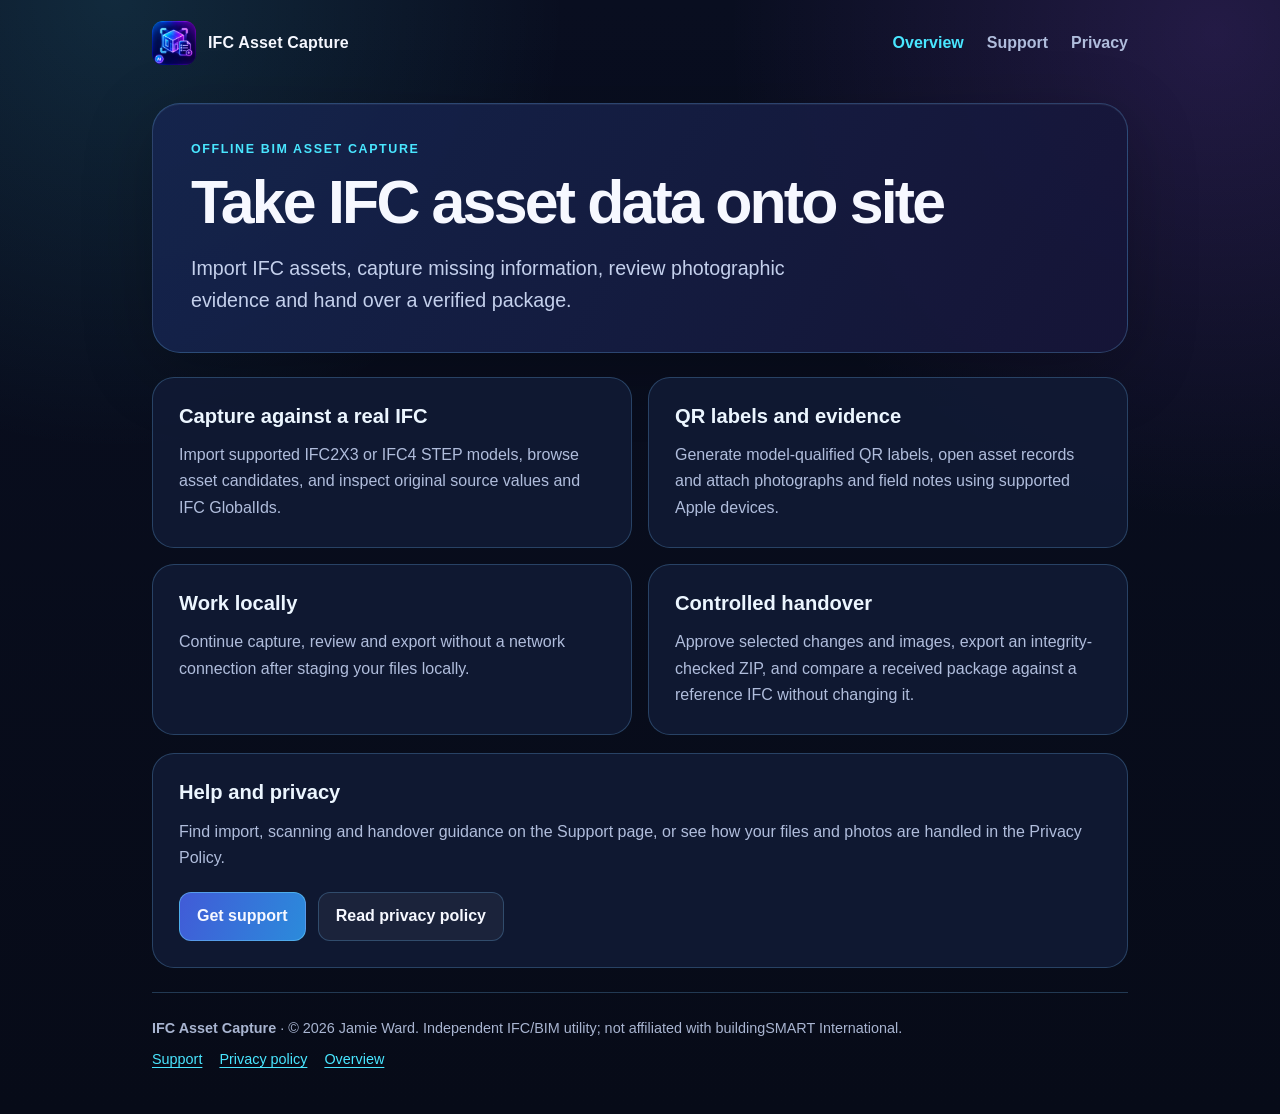
<file: docs/index.html>
<!doctype html>
<html lang="en-GB">
<head>
<meta charset="utf-8">
<meta name="viewport" content="width=device-width, initial-scale=1, viewport-fit=cover">
<meta name="theme-color" content="#070b18">
<meta name="description" content="Offline IFC asset data collection, QR labels and reviewed photo evidence for Apple devices.">
<title>Overview | IFC Asset Capture</title>
<link rel="icon" type="image/png" href="assets/app-icon.png">
<link rel="stylesheet" href="styles.css">
</head>
<body>
<a class="skip" href="#content">Skip to content</a>
<div class="wrap">
<nav aria-label="Main navigation"><a class="brand" href="index.html"><img src="assets/app-icon.png" width="44" height="44" alt=""><span>IFC Asset Capture</span></a><div class="links"><a href="index.html" aria-current="page">Overview</a><a href="support.html">Support</a><a href="privacy.html">Privacy</a></div></nav>
<main id="content">
<header class="hero"><div class="eyebrow">Offline BIM asset capture</div><h1>Take IFC asset data onto site</h1><p class="lead">Import IFC assets, capture missing information, review photographic evidence and hand over a verified package.</p></header>
<section class="grid" aria-label="Core capabilities">
<article class="card"><h2>Capture against a real IFC</h2><p class="muted">Import supported IFC2X3 or IFC4 STEP models, browse asset candidates, and inspect original source values and IFC GlobalIds.</p></article>
<article class="card"><h2>QR labels and evidence</h2><p class="muted">Generate model-qualified QR labels, open asset records and attach photographs and field notes using supported Apple devices.</p></article>
<article class="card"><h2>Work locally</h2><p class="muted">Continue capture, review and export without a network connection after staging your files locally.</p></article>
<article class="card"><h2>Controlled handover</h2><p class="muted">Approve selected changes and images, export an integrity-checked ZIP, and compare a received package against a reference IFC without changing it.</p></article>
</section>
<section class="card"><h2>Help and privacy</h2><p class="muted">Find import, scanning and handover guidance on the Support page, or see how your files and photos are handled in the Privacy Policy.</p><div class="actionbar"><a class="btn primary" href="support.html">Get support</a><a class="btn" href="privacy.html">Read privacy policy</a></div></section>
</main>
<footer><strong>IFC Asset Capture</strong> · © 2026 Jamie Ward. Independent IFC/BIM utility; not affiliated with buildingSMART International.<div class="footlinks"><a href="support.html">Support</a><a href="privacy.html">Privacy policy</a><a href="index.html">Overview</a></div></footer>
</div>
</body>
</html>
</file>
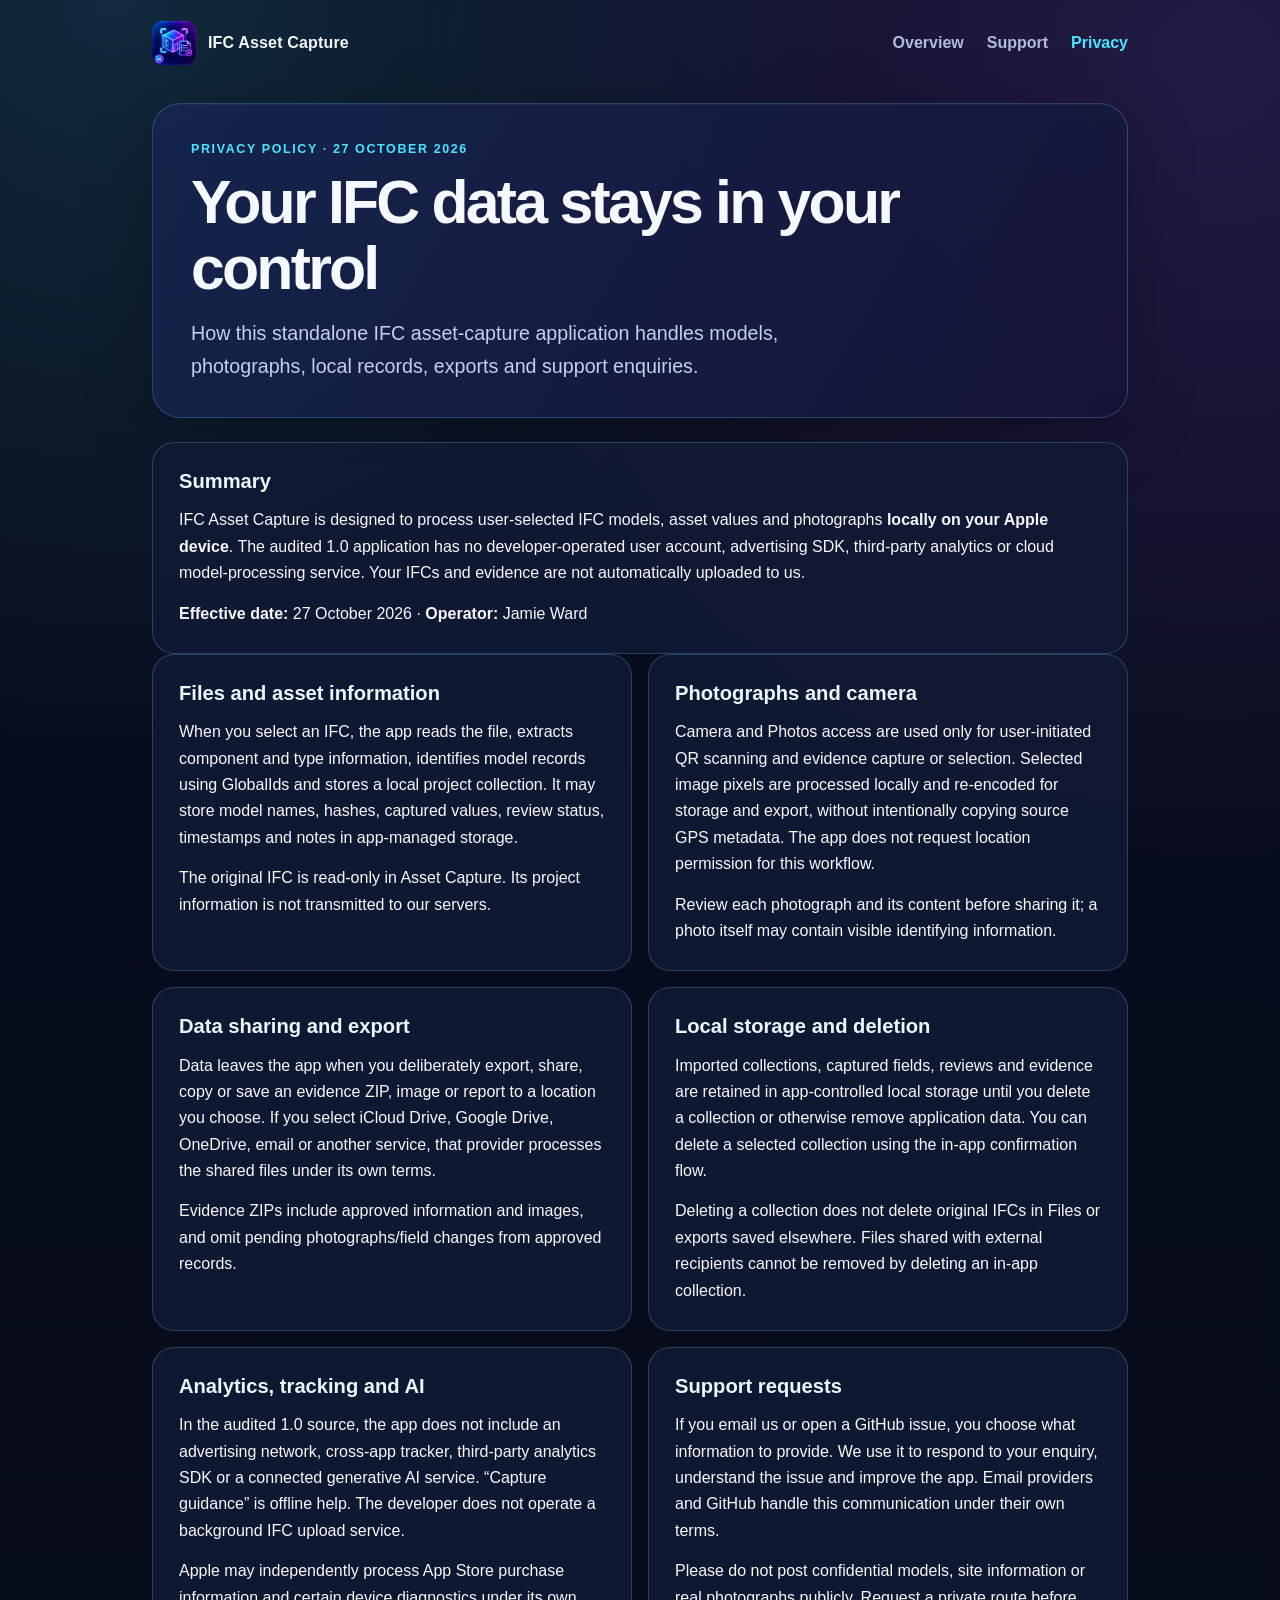
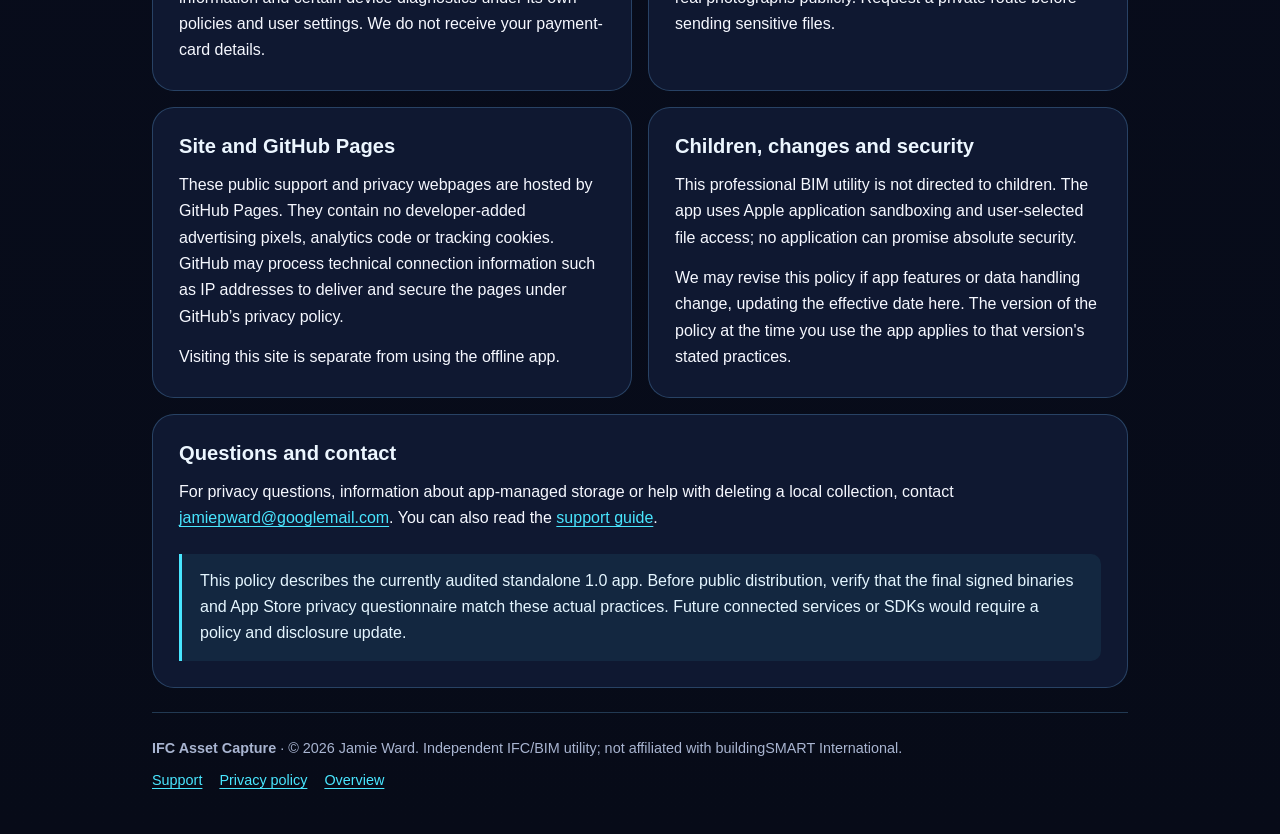
<file: docs/privacy.html>
<!doctype html>
<html lang="en-GB">
<head>
<meta charset="utf-8">
<meta name="viewport" content="width=device-width, initial-scale=1, viewport-fit=cover">
<meta name="theme-color" content="#070b18">
<meta name="description" content="Privacy policy for IFC Asset Capture on iPhone, iPad and Mac: local IFC models, QR and photo evidence.">
<title>Privacy Policy | IFC Asset Capture</title>
<link rel="icon" type="image/png" href="assets/app-icon.png">
<link rel="stylesheet" href="styles.css">
</head>
<body>
<a class="skip" href="#content">Skip to content</a>
<div class="wrap">
<nav aria-label="Main navigation"><a class="brand" href="index.html"><img src="assets/app-icon.png" width="44" height="44" alt=""><span>IFC Asset Capture</span></a><div class="links"><a href="index.html">Overview</a><a href="support.html">Support</a><a href="privacy.html" aria-current="page">Privacy</a></div></nav>
<main id="content">
<header class="hero"><div class="eyebrow">Privacy Policy · 27 October 2026</div><h1>Your IFC data stays in your control</h1><p class="lead">How this standalone IFC asset-capture application handles models, photographs, local records, exports and support enquiries.</p></header>
<section class="card"><h2>Summary</h2><p>IFC Asset Capture is designed to process user-selected IFC models, asset values and photographs <strong>locally on your Apple device</strong>. The audited 1.0 application has no developer-operated user account, advertising SDK, third-party analytics or cloud model-processing service. Your IFCs and evidence are not automatically uploaded to us.</p><p><strong>Effective date:</strong> 27 October 2026 · <strong>Operator:</strong> Jamie Ward</p></section>
<section class="grid">
<article class="card"><h2>Files and asset information</h2><p>When you select an IFC, the app reads the file, extracts component and type information, identifies model records using GlobalIds and stores a local project collection. It may store model names, hashes, captured values, review status, timestamps and notes in app-managed storage.</p><p>The original IFC is read-only in Asset Capture. Its project information is not transmitted to our servers.</p></article>
<article class="card"><h2>Photographs and camera</h2><p>Camera and Photos access are used only for user-initiated QR scanning and evidence capture or selection. Selected image pixels are processed locally and re-encoded for storage and export, without intentionally copying source GPS metadata. The app does not request location permission for this workflow.</p><p>Review each photograph and its content before sharing it; a photo itself may contain visible identifying information.</p></article>
<article class="card"><h2>Data sharing and export</h2><p>Data leaves the app when you deliberately export, share, copy or save an evidence ZIP, image or report to a location you choose. If you select iCloud Drive, Google Drive, OneDrive, email or another service, that provider processes the shared files under its own terms.</p><p>Evidence ZIPs include approved information and images, and omit pending photographs/field changes from approved records.</p></article>
<article class="card"><h2>Local storage and deletion</h2><p>Imported collections, captured fields, reviews and evidence are retained in app-controlled local storage until you delete a collection or otherwise remove application data. You can delete a selected collection using the in-app confirmation flow.</p><p>Deleting a collection does not delete original IFCs in Files or exports saved elsewhere. Files shared with external recipients cannot be removed by deleting an in-app collection.</p></article>
<article class="card"><h2>Analytics, tracking and AI</h2><p>In the audited 1.0 source, the app does not include an advertising network, cross-app tracker, third-party analytics SDK or a connected generative AI service. “Capture guidance” is offline help. The developer does not operate a background IFC upload service.</p><p>Apple may independently process App Store purchase information and certain device diagnostics under its own policies and user settings. We do not receive your payment-card details.</p></article>
<article class="card"><h2>Support requests</h2><p>If you email us or open a GitHub issue, you choose what information to provide. We use it to respond to your enquiry, understand the issue and improve the app. Email providers and GitHub handle this communication under their own terms.</p><p>Please do not post confidential models, site information or real photographs publicly. Request a private route before sending sensitive files.</p></article>
<article class="card"><h2>Site and GitHub Pages</h2><p>These public support and privacy webpages are hosted by GitHub Pages. They contain no developer-added advertising pixels, analytics code or tracking cookies. GitHub may process technical connection information such as IP addresses to deliver and secure the pages under GitHub’s privacy policy.</p><p>Visiting this site is separate from using the offline app.</p></article>
<article class="card"><h2>Children, changes and security</h2><p>This professional BIM utility is not directed to children. The app uses Apple application sandboxing and user-selected file access; no application can promise absolute security.</p><p>We may revise this policy if app features or data handling change, updating the effective date here. The version of the policy at the time you use the app applies to that version's stated practices.</p></article>
<article class="card wide"><h2>Questions and contact</h2><p>For privacy questions, information about app-managed storage or help with deleting a local collection, contact <a href="mailto:jamiepward@googlemail.com?subject=IFC%20Asset%20Capture%20Privacy">jamiepward@googlemail.com</a>. You can also read the <a href="support.html">support guide</a>.</p><div class="notice">This policy describes the currently audited standalone 1.0 app. Before public distribution, verify that the final signed binaries and App Store privacy questionnaire match these actual practices. Future connected services or SDKs would require a policy and disclosure update.</div></article>
</section>
</main>
<footer><strong>IFC Asset Capture</strong> · © 2026 Jamie Ward. Independent IFC/BIM utility; not affiliated with buildingSMART International.<div class="footlinks"><a href="support.html">Support</a><a href="privacy.html">Privacy policy</a><a href="index.html">Overview</a></div></footer>
</div>
</body>
</html>
</file>
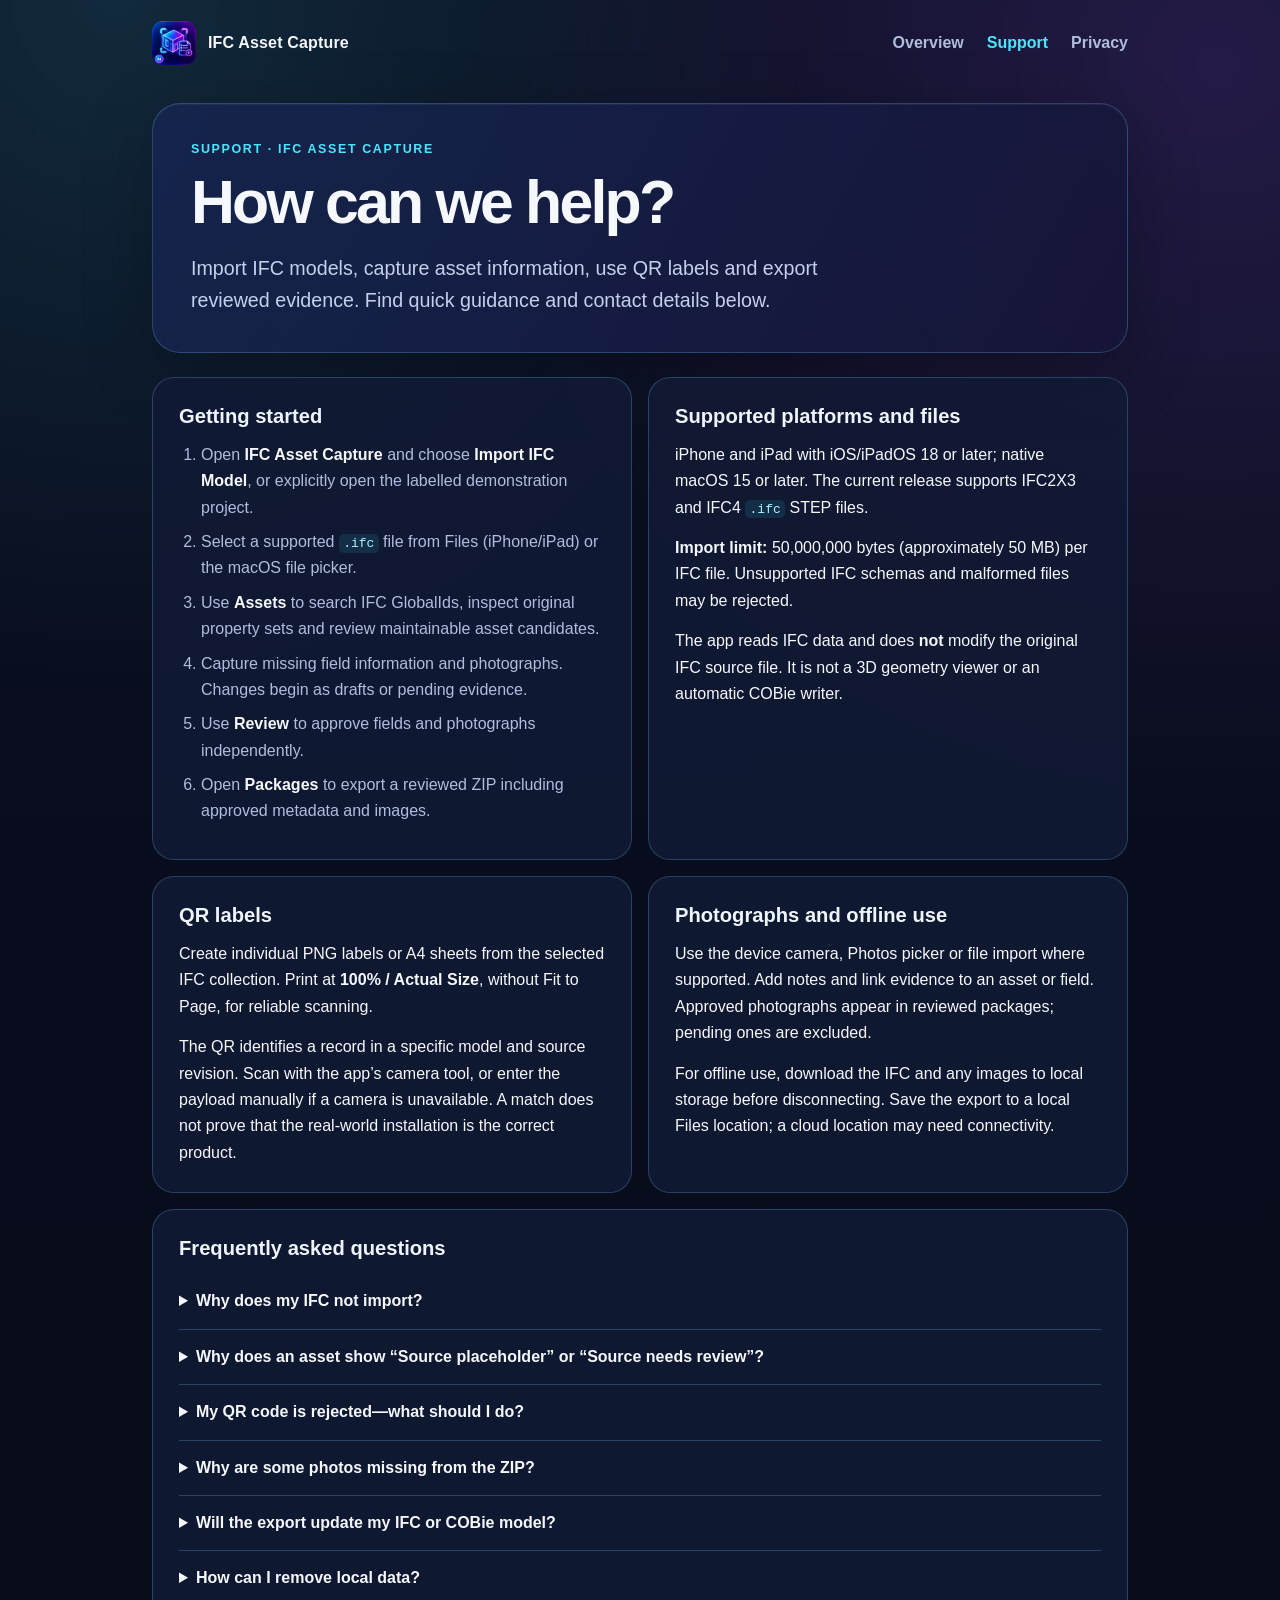
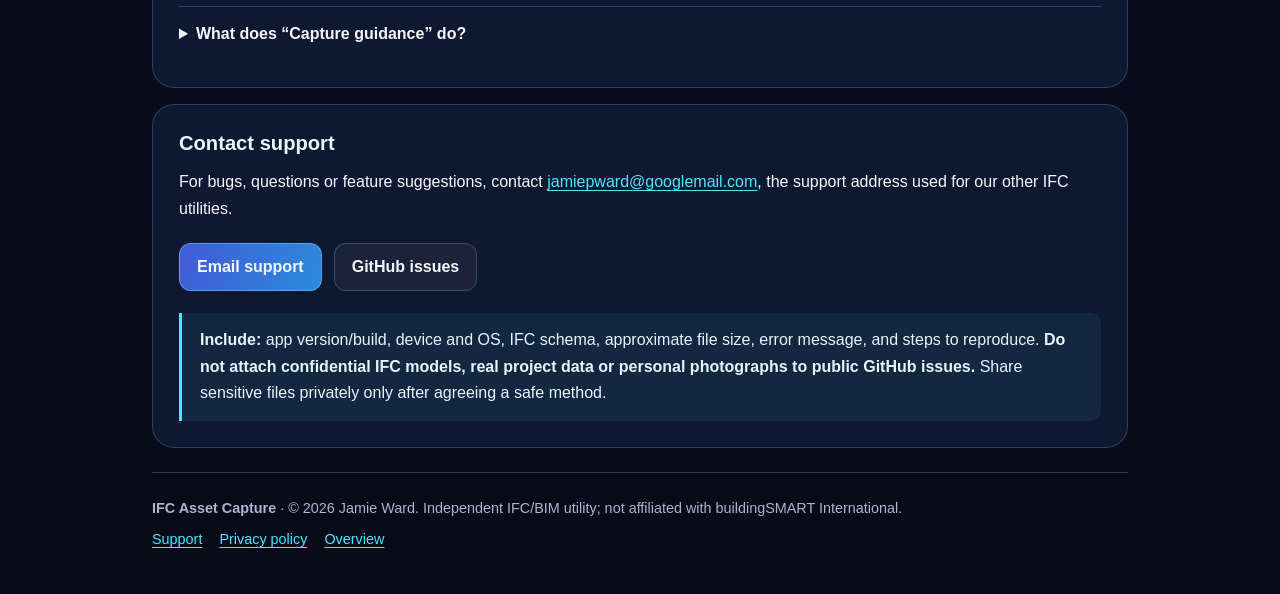
<file: docs/support.html>
<!doctype html>
<html lang="en-GB">
<head>
<meta charset="utf-8">
<meta name="viewport" content="width=device-width, initial-scale=1, viewport-fit=cover">
<meta name="theme-color" content="#070b18">
<meta name="description" content="Help and troubleshooting for IFC Asset Capture on iPhone, iPad and Mac.">
<title>Support | IFC Asset Capture</title>
<link rel="icon" type="image/png" href="assets/app-icon.png">
<link rel="stylesheet" href="styles.css">
</head>
<body>
<a class="skip" href="#content">Skip to content</a>
<div class="wrap">
<nav aria-label="Main navigation"><a class="brand" href="index.html"><img src="assets/app-icon.png" width="44" height="44" alt=""><span>IFC Asset Capture</span></a><div class="links"><a href="index.html">Overview</a><a href="support.html" aria-current="page">Support</a><a href="privacy.html">Privacy</a></div></nav>
<main id="content">
<header class="hero"><div class="eyebrow">Support · IFC Asset Capture</div><h1>How can we help?</h1><p class="lead">Import IFC models, capture asset information, use QR labels and export reviewed evidence. Find quick guidance and contact details below.</p></header>
<section class="grid" aria-label="Support content">
<article class="card"><h2>Getting started</h2><ol><li>Open <strong>IFC Asset Capture</strong> and choose <strong>Import IFC Model</strong>, or explicitly open the labelled demonstration project.</li><li>Select a supported <code>.ifc</code> file from Files (iPhone/iPad) or the macOS file picker.</li><li>Use <strong>Assets</strong> to search IFC GlobalIds, inspect original property sets and review maintainable asset candidates.</li><li>Capture missing field information and photographs. Changes begin as drafts or pending evidence.</li><li>Use <strong>Review</strong> to approve fields and photographs independently.</li><li>Open <strong>Packages</strong> to export a reviewed ZIP including approved metadata and images.</li></ol></article>
<article class="card"><h2>Supported platforms and files</h2><p>iPhone and iPad with iOS/iPadOS 18 or later; native macOS 15 or later. The current release supports IFC2X3 and IFC4 <code>.ifc</code> STEP files.</p><p><strong>Import limit:</strong> 50,000,000 bytes (approximately 50 MB) per IFC file. Unsupported IFC schemas and malformed files may be rejected.</p><p>The app reads IFC data and does <strong>not</strong> modify the original IFC source file. It is not a 3D geometry viewer or an automatic COBie writer.</p></article>
<article class="card"><h2>QR labels</h2><p>Create individual PNG labels or A4 sheets from the selected IFC collection. Print at <strong>100% / Actual Size</strong>, without Fit to Page, for reliable scanning.</p><p>The QR identifies a record in a specific model and source revision. Scan with the app’s camera tool, or enter the payload manually if a camera is unavailable. A match does not prove that the real-world installation is the correct product.</p></article>
<article class="card"><h2>Photographs and offline use</h2><p>Use the device camera, Photos picker or file import where supported. Add notes and link evidence to an asset or field. Approved photographs appear in reviewed packages; pending ones are excluded.</p><p>For offline use, download the IFC and any images to local storage before disconnecting. Save the export to a local Files location; a cloud location may need connectivity.</p></article>
<article class="card wide details"><h2>Frequently asked questions</h2>
<details><summary>Why does my IFC not import?</summary><p>Check the <code>.ifc</code> extension, supported IFC2X3/IFC4 schema, completed local download and 50,000,000-byte limit. Try another valid export if the file is malformed.</p></details>
<details><summary>Why does an asset show “Source placeholder” or “Source needs review”?</summary><p>Values such as <code>n/a</code> and certain 1900-era placeholder dates are retained for provenance but do not automatically count as useful completed values. Inspect the original IFC property and enter the real field information where known.</p></details>
<details><summary>My QR code is rejected—what should I do?</summary><p>Open the IFC collection used to create the label. The QR includes a model-qualified identity and file digest. A label from another model, changed file or unknown component is deliberately rejected.</p></details>
<details><summary>Why are some photos missing from the ZIP?</summary><p>Only approved evidence is included. Open Review and approve the intended photograph independently. Check package counts before export.</p></details>
<details><summary>Will the export update my IFC or COBie model?</summary><p>No. Asset Capture exports reviewed values and evidence for a receiving team. The Receiving view can compare a package with a reference IFC and flag conflicts; it does not edit the reference model.</p></details>
<details><summary>How can I remove local data?</summary><p>Open the collection management controls, review the confirmation and delete the selected collection. This removes the app-managed project data and associated evidence for that collection; it does not delete the original IFC selected from Files or exports saved elsewhere.</p></details>
<details><summary>What does “Capture guidance” do?</summary><p>It provides built-in offline instructions. It is not connected generative AI and does not send questions to an external model.</p></details>
</article>
<article class="card wide"><h2>Contact support</h2><p>For bugs, questions or feature suggestions, contact <a href="mailto:jamiepward@googlemail.com?subject=IFC%20Asset%20Capture%20Support">jamiepward@googlemail.com</a>, the support address used for our other IFC utilities.</p><div class="actionbar"><a class="btn primary" href="mailto:jamiepward@googlemail.com?subject=IFC%20Asset%20Capture%20Support">Email support</a><a class="btn" href="https://github.com/JWardy07/IFCAssetCapture/issues" target="_blank" rel="noopener noreferrer">GitHub issues</a></div><div class="notice"><strong>Include:</strong> app version/build, device and OS, IFC schema, approximate file size, error message, and steps to reproduce. <strong>Do not attach confidential IFC models, real project data or personal photographs to public GitHub issues.</strong> Share sensitive files privately only after agreeing a safe method.</div></article>
</section>
</main>
<footer><strong>IFC Asset Capture</strong> · © 2026 Jamie Ward. Independent IFC/BIM utility; not affiliated with buildingSMART International.<div class="footlinks"><a href="support.html">Support</a><a href="privacy.html">Privacy policy</a><a href="index.html">Overview</a></div></footer>
</div>
</body>
</html>
</file>
<file: docs/styles.css>
/* IFC Asset Capture • GitHub Pages • static, no tracking scripts or remote fonts */
:root {
  color-scheme: dark; --bg:#070b18; --bg2:#0b1125;
  --panel:#111a35; --panel2:#151f40; --text:#f6f8ff;
  --muted:#b0bddc; --cyan:#49e6ff; --indigo:#888aff; --violet:#bd86ff;
  --border:rgba(116,193,255,.25);
  font-family:-apple-system,BlinkMacSystemFont,"Segoe UI",Roboto,Helvetica,Arial,sans-serif;
}
* {box-sizing:border-box} html{scroll-behavior:smooth}
body{margin:0;min-height:100vh;color:var(--text);line-height:1.65;
background:radial-gradient(circle at 9% 0%,rgba(73,230,255,.13),transparent 28%),
radial-gradient(circle at 95% 3%,rgba(165,89,255,.17),transparent 30%),
linear-gradient(180deg,#090e20,var(--bg));}
a{color:var(--cyan);text-underline-offset:3px}
a:hover{text-decoration-thickness:2px}
a:focus-visible,button:focus-visible,summary:focus-visible{outline:3px solid var(--cyan);outline-offset:4px;border-radius:5px}
.skip{position:absolute;left:-1000px;top:0;background:#fff;color:#080e20;padding:.6rem 1rem;z-index:20}
.skip:focus{left:1rem;top:1rem}
.wrap{max-width:1020px;padding:0 22px;margin:0 auto}
nav{display:flex;align-items:center;justify-content:space-between;gap:18px;padding:21px 0 16px}
.brand{display:flex;gap:12px;align-items:center;color:var(--text);text-decoration:none;font-weight:800;letter-spacing:.01em}
.brand img{width:44px;height:44px;border-radius:11px;display:block}
nav .links{display:flex;align-items:center;gap:23px;flex-wrap:wrap}
nav .links a{color:var(--muted);font-weight:650;text-decoration:none}
nav .links a:hover,nav .links a[aria-current=page]{color:var(--cyan)}
.hero{padding:35px 38px;border:1px solid var(--border);border-radius:28px;
background:linear-gradient(120deg,rgba(21,37,78,.92),rgba(22,21,56,.92));
box-shadow:0 18px 70px rgba(0,0,0,.23),inset 0 1px 0 rgba(255,255,255,.05);margin:22px 0 24px}
.eyebrow{color:var(--cyan);text-transform:uppercase;letter-spacing:.13em;font-size:.78rem;font-weight:850}
h1{font-size:clamp(2.05rem,5vw,3.8rem);letter-spacing:-.046em;line-height:1.08;margin:.65rem 0 1rem}
h2{font-size:1.26rem;line-height:1.25;color:#ecf6ff;margin:0 0 13px}
h3{font-size:1.05rem;color:var(--cyan);margin:19px 0 8px}
p{margin:0 0 14px} p:last-child{margin-bottom:0}
.lead{color:#c4d0ec;font-size:clamp(1.05rem,2.6vw,1.23rem);max-width:60ch}
.muted,li{color:var(--muted)}
.notice{border-left:3px solid var(--cyan);padding:14px 18px;margin-top:22px;background:rgba(73,230,255,.07);border-radius:0 10px 10px 0;color:#e5f6ff}
.grid{display:grid;grid-template-columns:repeat(2,minmax(0,1fr));gap:16px;margin-bottom:18px}
.card{padding:26px;border:1px solid var(--border);border-radius:22px;background:rgba(17,26,53,.9);min-width:0}
.card.wide{grid-column:1/-1}
ul,ol{margin:10px 0 0;padding-left:22px}li{margin:8px 0}
li strong{color:var(--text)}
.actionbar{display:flex;flex-wrap:wrap;gap:12px;margin-top:21px}
.btn{display:inline-flex;align-items:center;justify-content:center;min-height:46px;padding:10px 17px;border-radius:12px;text-decoration:none;font-weight:800;border:1px solid var(--border);color:var(--text);background:rgba(255,255,255,.05)}
.btn.primary{background:linear-gradient(110deg,#415bd7,#2b8bdb);border-color:rgba(117,222,255,.45)}
.btn:hover{border-color:var(--cyan)}
code{padding:.12em .33em;border-radius:5px;background:rgba(73,230,255,.10);color:#a9f3ff;overflow-wrap:anywhere}
.details details{border-top:1px solid var(--border);padding:14px 0}
.details details:first-of-type{border-top:0}
.details summary{cursor:pointer;font-weight:750}
.details details p{margin-top:10px;color:var(--muted)}
footer{font-size:.9rem;color:#a9b5d1;border-top:1px solid var(--border);padding:24px 0 42px;margin-top:24px}
footer .footlinks{display:flex;gap:17px;flex-wrap:wrap;margin-top:8px}
small{color:var(--muted)}
@media(max-width:660px){.wrap{padding:0 15px}nav{align-items:flex-start;flex-direction:column}.grid{grid-template-columns:1fr}.card.wide{grid-column:auto}.hero{padding:27px 22px;border-radius:22px}.card{padding:22px}.actionbar{flex-direction:column}.btn{width:100%}}
@media(prefers-reduced-motion:reduce){html{scroll-behavior:auto}}
@media print{body{background:white;color:#111}nav,.actionbar,footer{display:none}.hero,.card{box-shadow:none;background:white;border:1px solid #aaa;color:#111}.lead,.muted,li,h2{color:#333}}
</file>
